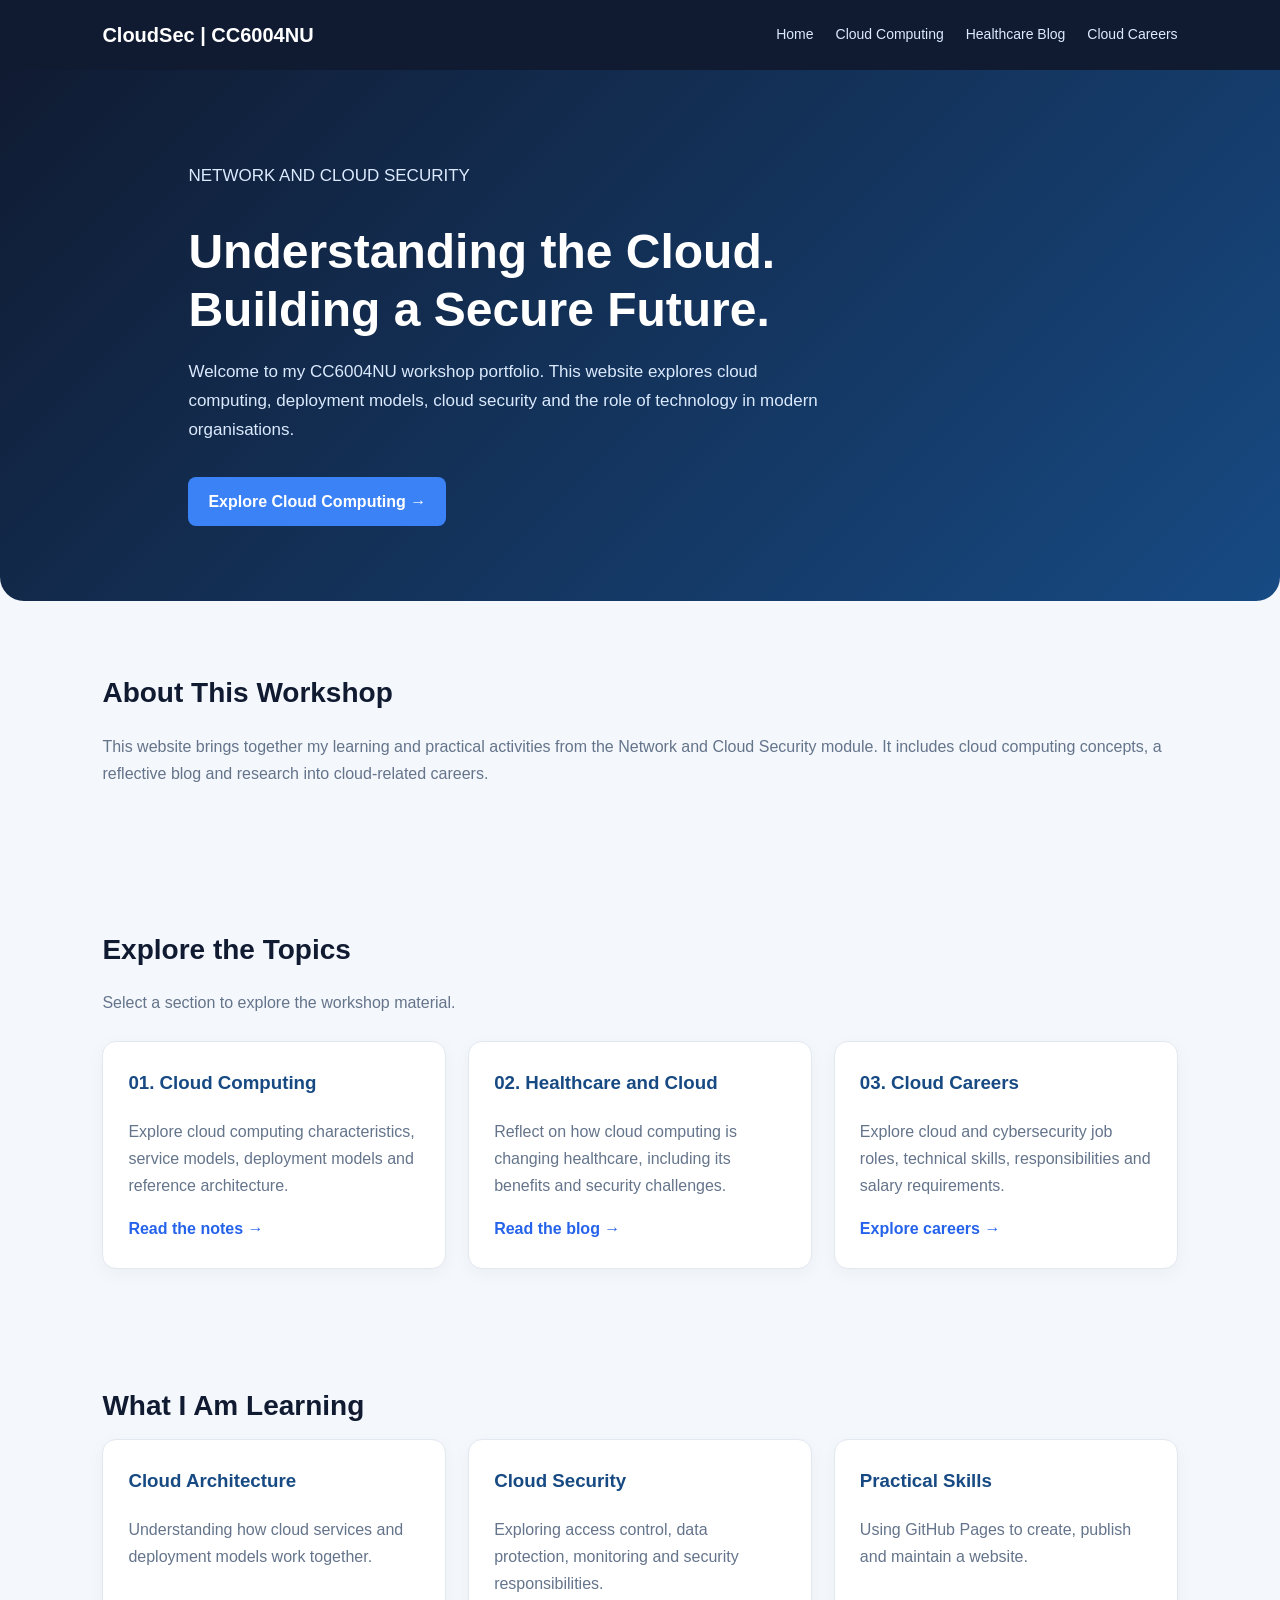
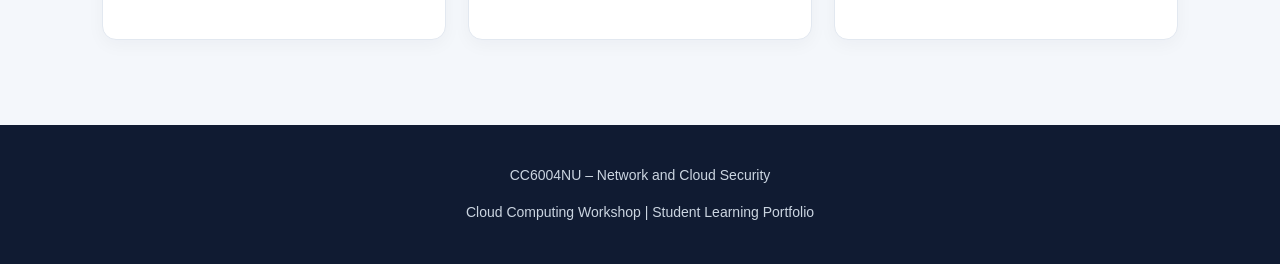
<file: index.html>
<!DOCTYPE html>
<html lang="en">
<head>
    <meta charset="UTF-8">
    <meta name="viewport" content="width=device-width, initial-scale=1.0">

    <title>Cloud Security Workshop | CC6004NU</title>

    <meta name="description"
          content="My CC6004NU Network and Cloud Security workshop portfolio.">

    <link rel="stylesheet" href="style.css">
</head>

<body>

    <nav class="navbar">
        <a href="index.html" class="logo">CloudSec | CC6004NU</a>

        <div class="nav-links">
            <a href="index.html">Home</a>
            <a href="cloud-computing.html">Cloud Computing</a>
            <a href="healthcare-blog.html">Healthcare Blog</a>
            <a href="cloud-careers.html">Cloud Careers</a>
        </div>
    </nav>

    <header class="hero">
        <div class="container">

            <p>NETWORK AND CLOUD SECURITY</p>

            <h1>Understanding the Cloud. Building a Secure Future.</h1>

            <p>
                Welcome to my CC6004NU workshop portfolio.
                This website explores cloud computing, deployment
                models, cloud security and the role of technology
                in modern organisations.
            </p>

            <a href="cloud-computing.html" class="button">
                Explore Cloud Computing →
            </a>

        </div>
    </header>

    <main class="container">

        <section class="section">
            <h2>About This Workshop</h2>

            <p class="section-intro">
                This website brings together my learning and practical
                activities from the Network and Cloud Security module.
                It includes cloud computing concepts, a reflective blog
                and research into cloud-related careers.
            </p>
        </section>

        <section class="section">
            <h2>Explore the Topics</h2>

            <p class="section-intro">
                Select a section to explore the workshop material.
            </p>

            <div class="card-grid">

                <article class="card">
                    <h3>01. Cloud Computing</h3>

                    <p>
                        Explore cloud computing characteristics,
                        service models, deployment models and
                        reference architecture.
                    </p>

                    <a href="cloud-computing.html">
                        Read the notes →
                    </a>
                </article>

                <article class="card">
                    <h3>02. Healthcare and Cloud</h3>

                    <p>
                        Reflect on how cloud computing is changing
                        healthcare, including its benefits and
                        security challenges.
                    </p>

                    <a href="healthcare-blog.html">
                        Read the blog →
                    </a>
                </article>

                <article class="card">
                    <h3>03. Cloud Careers</h3>

                    <p>
                        Explore cloud and cybersecurity job roles,
                        technical skills, responsibilities and
                        salary requirements.
                    </p>

                    <a href="cloud-careers.html">
                        Explore careers →
                    </a>
                </article>

            </div>
        </section>

        <section class="section">
            <h2>What I Am Learning</h2>

            <div class="card-grid">

                <article class="card">
                    <h3>Cloud Architecture</h3>
                    <p>
                        Understanding how cloud services and
                        deployment models work together.
                    </p>
                </article>

                <article class="card">
                    <h3>Cloud Security</h3>
                    <p>
                        Exploring access control, data protection,
                        monitoring and security responsibilities.
                    </p>
                </article>

                <article class="card">
                    <h3>Practical Skills</h3>
                    <p>
                        Using GitHub Pages to create, publish
                        and maintain a website.
                    </p>
                </article>

            </div>
        </section>

    </main>

    <footer class="footer">
        <p>CC6004NU – Network and Cloud Security</p>
        <p>Cloud Computing Workshop | Student Learning Portfolio</p>
    </footer>

</body>
</html>
</file>
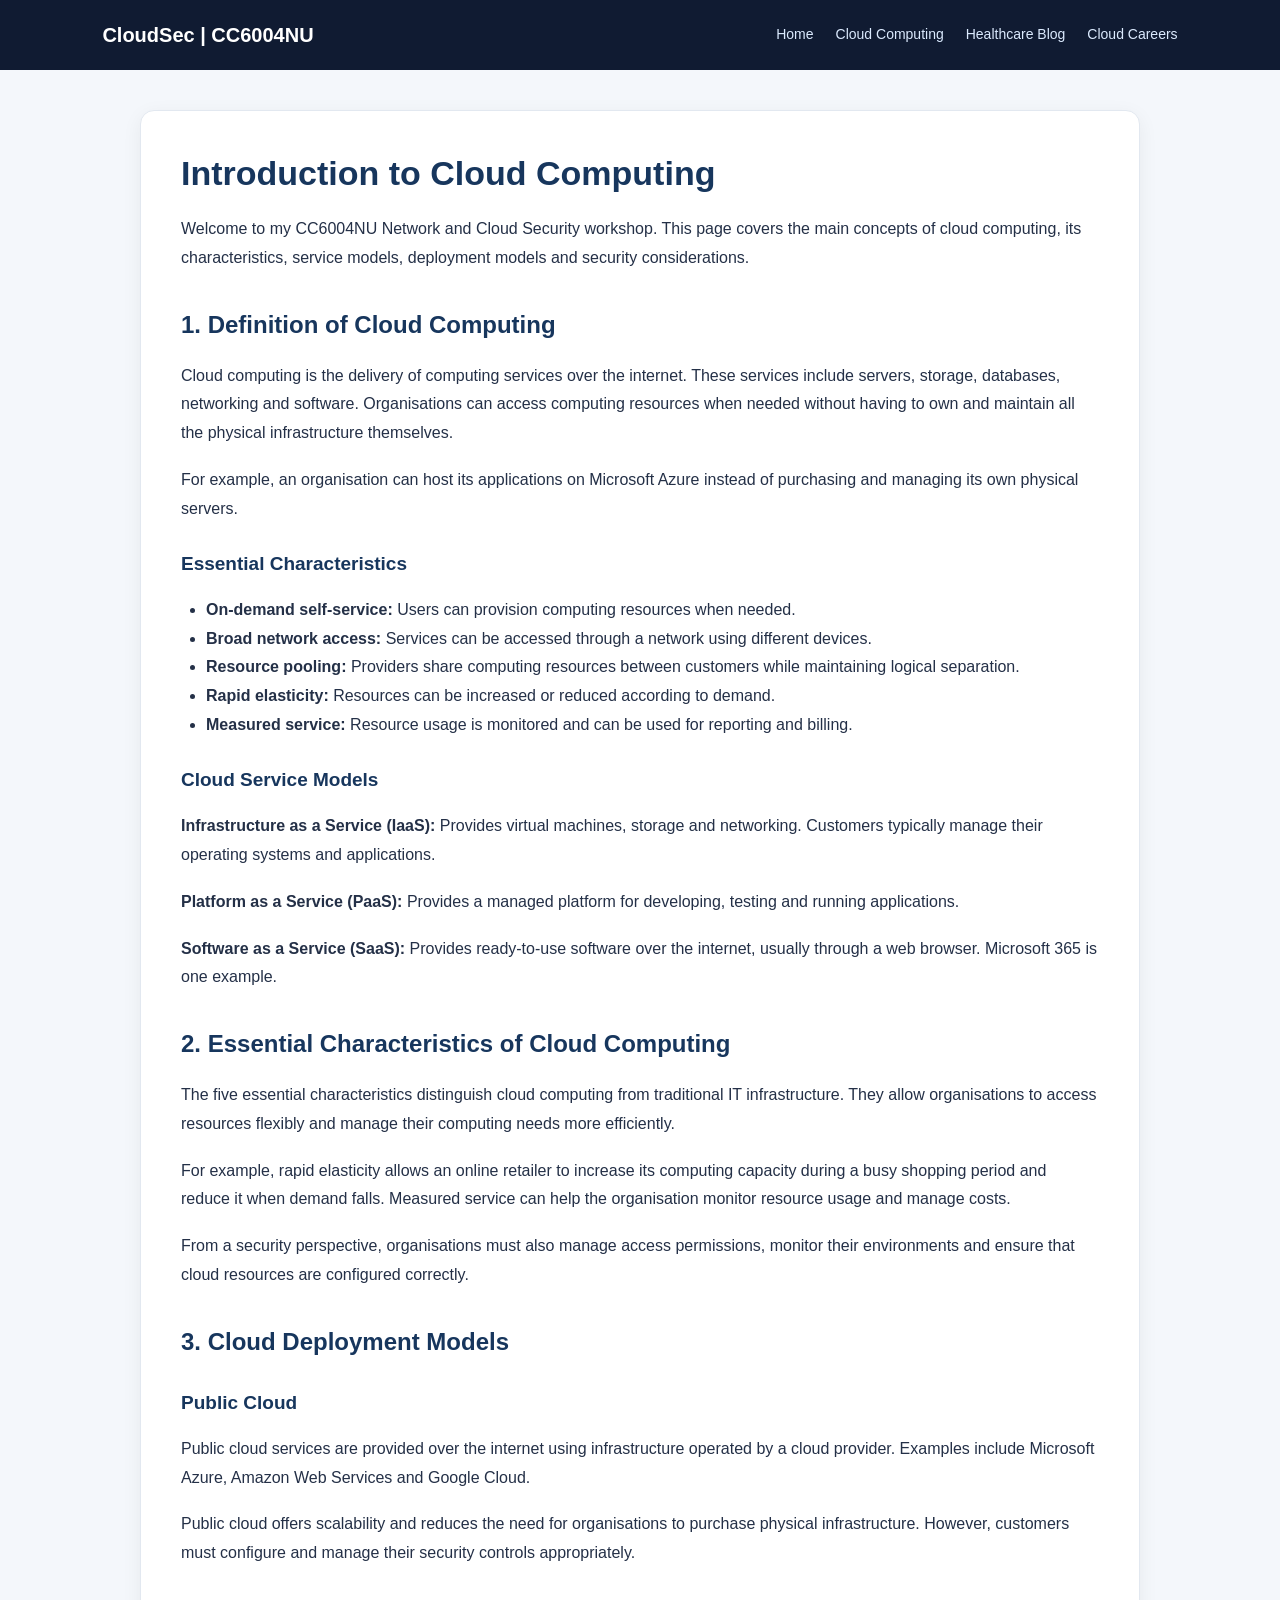
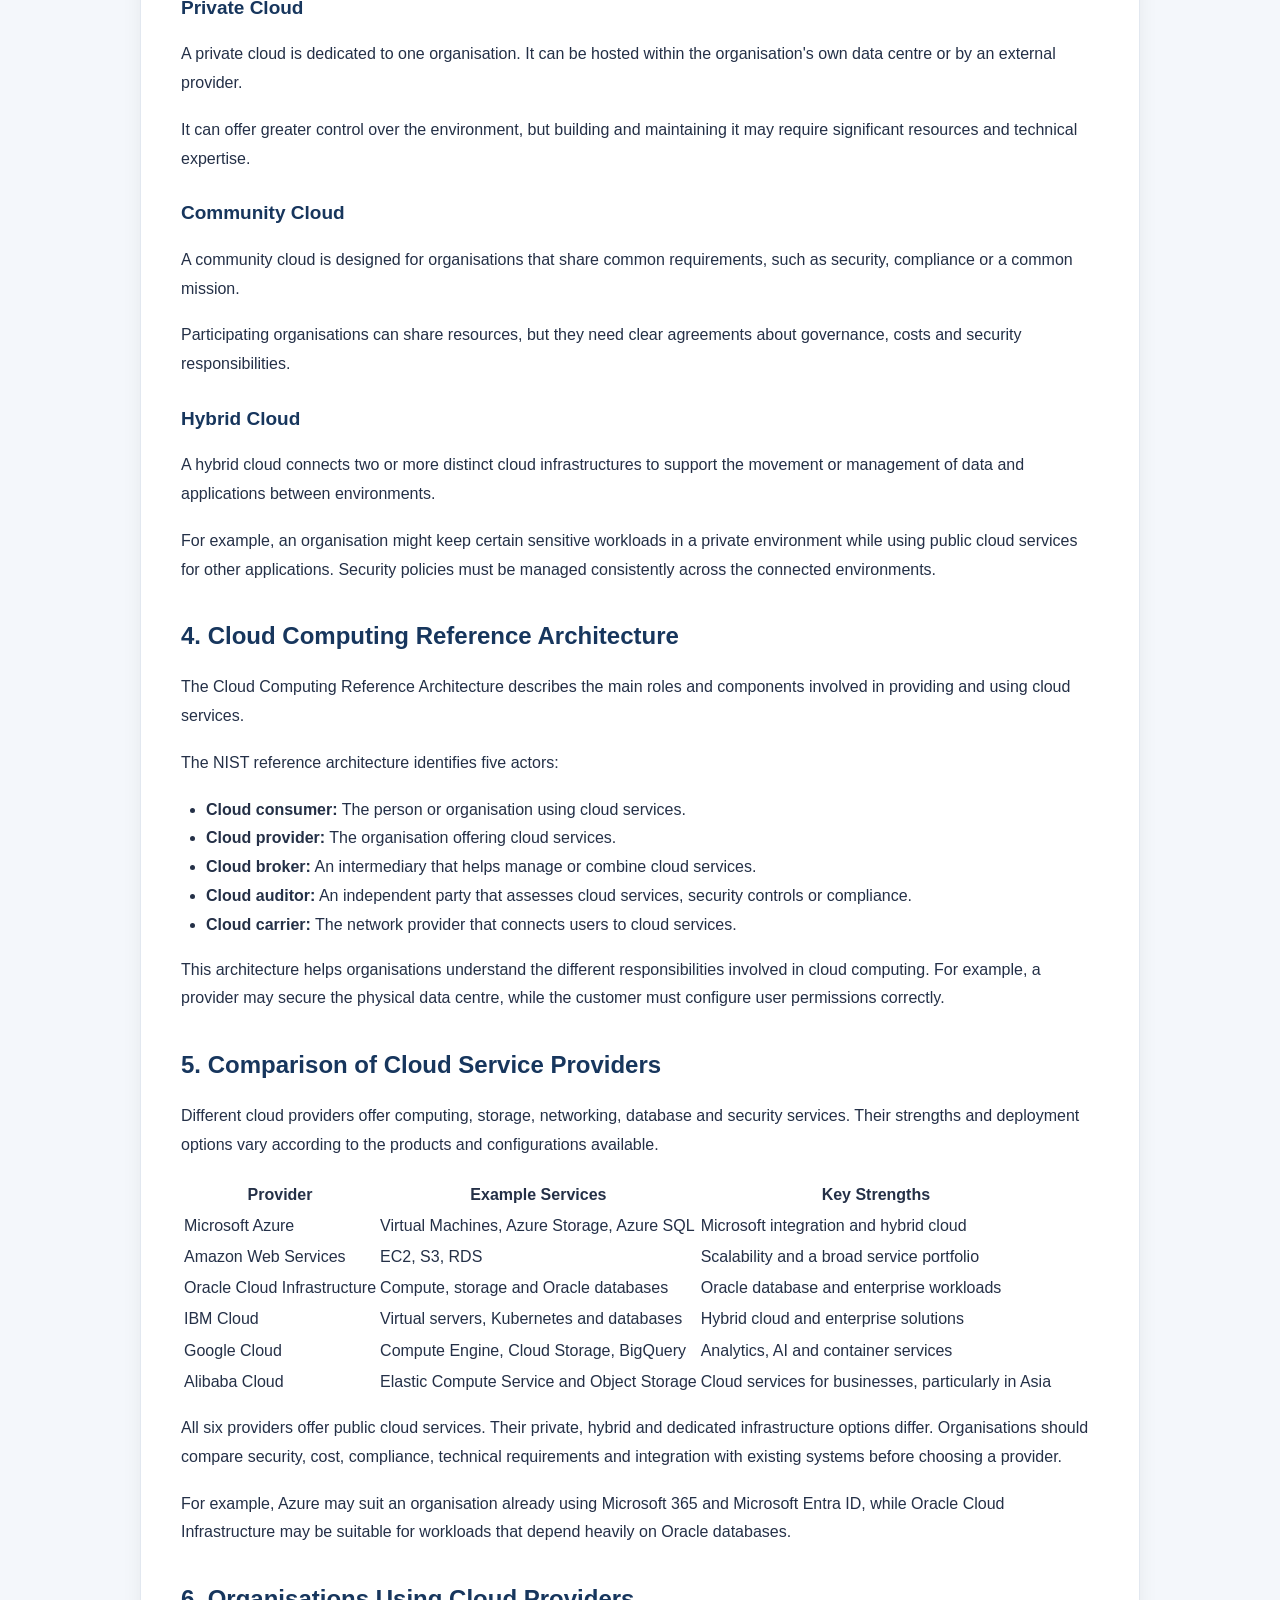
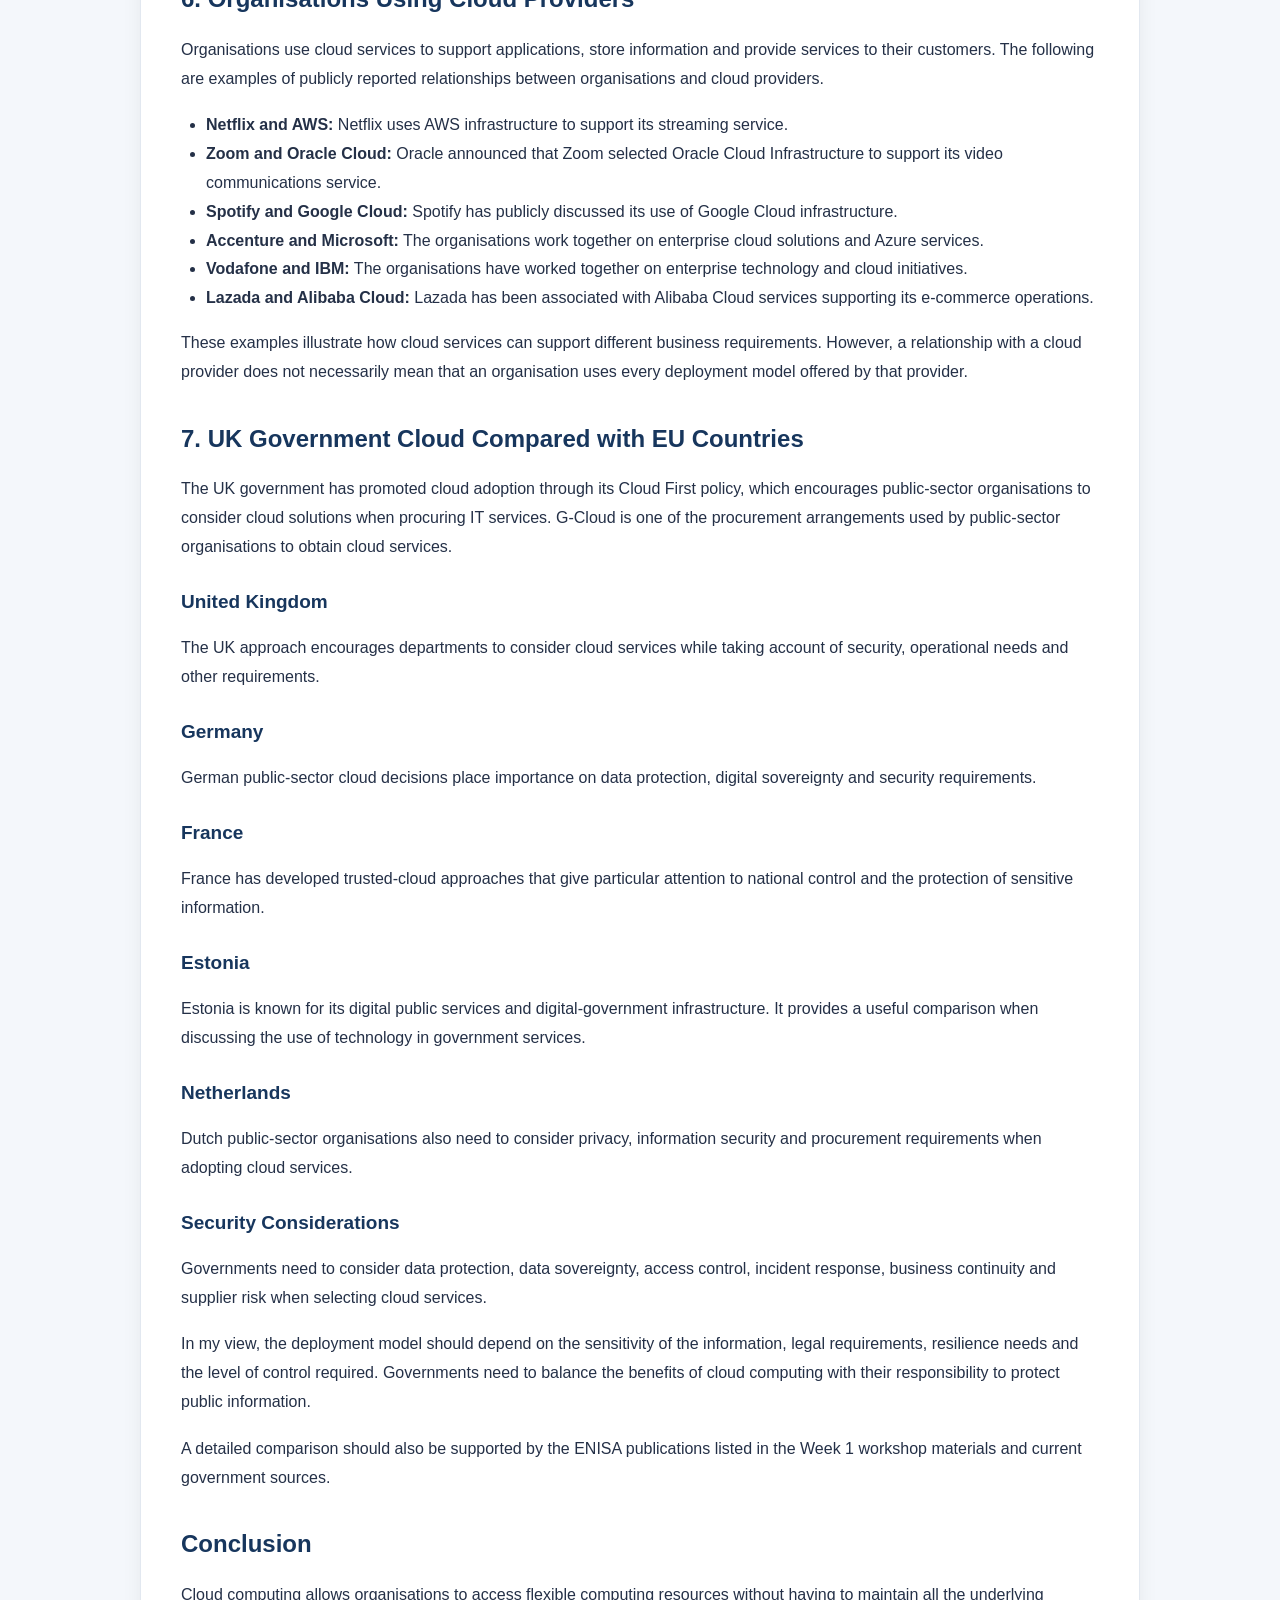
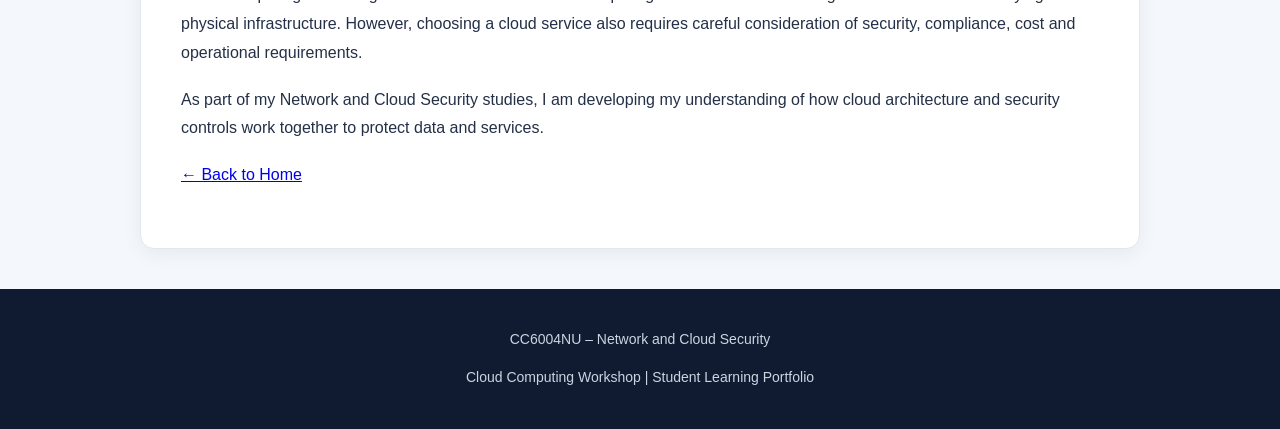
<file: cloud-computing.html>
<!DOCTYPE html>
<html lang="en">
<head>
    <meta charset="UTF-8">
    <meta name="viewport" content="width=device-width, initial-scale=1.0">

    <title>Cloud Computing | CC6004NU</title>

    <meta name="description"
          content="CC6004NU Network and Cloud Security: Introduction to Cloud Computing.">

    <link rel="stylesheet" href="style.css">
</head>

<body>

    <!-- Navigation -->
    <nav class="navbar">
        <a href="index.html" class="logo">CloudSec | CC6004NU</a>

        <div class="nav-links">
            <a href="index.html">Home</a>
            <a href="cloud-computing.html">Cloud Computing</a>
            <a href="healthcare-blog.html">Healthcare Blog</a>
            <a href="cloud-careers.html">Cloud Careers</a>
        </div>
    </nav>

    <!-- Main Content -->
    <main class="container article">

        <h1>Introduction to Cloud Computing</h1>

        <p>
            Welcome to my CC6004NU Network and Cloud Security workshop.
            This page covers the main concepts of cloud computing,
            its characteristics, service models, deployment models
            and security considerations.
        </p>

        <!-- Question 1 -->
        <section>
            <h2>1. Definition of Cloud Computing</h2>

            <p>
                Cloud computing is the delivery of computing services
                over the internet. These services include servers,
                storage, databases, networking and software.
                Organisations can access computing resources when
                needed without having to own and maintain all the
                physical infrastructure themselves.
            </p>

            <p>
                For example, an organisation can host its applications
                on Microsoft Azure instead of purchasing and managing
                its own physical servers.
            </p>

            <h3>Essential Characteristics</h3>

            <ul>
                <li>
                    <strong>On-demand self-service:</strong>
                    Users can provision computing resources when needed.
                </li>

                <li>
                    <strong>Broad network access:</strong>
                    Services can be accessed through a network using
                    different devices.
                </li>

                <li>
                    <strong>Resource pooling:</strong>
                    Providers share computing resources between
                    customers while maintaining logical separation.
                </li>

                <li>
                    <strong>Rapid elasticity:</strong>
                    Resources can be increased or reduced according
                    to demand.
                </li>

                <li>
                    <strong>Measured service:</strong>
                    Resource usage is monitored and can be used
                    for reporting and billing.
                </li>
            </ul>

            <h3>Cloud Service Models</h3>

            <p>
                <strong>Infrastructure as a Service (IaaS):</strong>
                Provides virtual machines, storage and networking.
                Customers typically manage their operating systems
                and applications.
            </p>

            <p>
                <strong>Platform as a Service (PaaS):</strong>
                Provides a managed platform for developing,
                testing and running applications.
            </p>

            <p>
                <strong>Software as a Service (SaaS):</strong>
                Provides ready-to-use software over the internet,
                usually through a web browser. Microsoft 365 is
                one example.
            </p>
        </section>

        <!-- Question 2 -->
        <section>
            <h2>2. Essential Characteristics of Cloud Computing</h2>

            <p>
                The five essential characteristics distinguish cloud
                computing from traditional IT infrastructure.
                They allow organisations to access resources flexibly
                and manage their computing needs more efficiently.
            </p>

            <p>
                For example, rapid elasticity allows an online retailer
                to increase its computing capacity during a busy
                shopping period and reduce it when demand falls.
                Measured service can help the organisation monitor
                resource usage and manage costs.
            </p>

            <p>
                From a security perspective, organisations must also
                manage access permissions, monitor their environments
                and ensure that cloud resources are configured correctly.
            </p>
        </section>

        <!-- Question 3 -->
        <section>
            <h2>3. Cloud Deployment Models</h2>

            <h3>Public Cloud</h3>

            <p>
                Public cloud services are provided over the internet
                using infrastructure operated by a cloud provider.
                Examples include Microsoft Azure, Amazon Web Services
                and Google Cloud.
            </p>

            <p>
                Public cloud offers scalability and reduces the need
                for organisations to purchase physical infrastructure.
                However, customers must configure and manage their
                security controls appropriately.
            </p>

            <h3>Private Cloud</h3>

            <p>
                A private cloud is dedicated to one organisation.
                It can be hosted within the organisation's own data
                centre or by an external provider.
            </p>

            <p>
                It can offer greater control over the environment,
                but building and maintaining it may require
                significant resources and technical expertise.
            </p>

            <h3>Community Cloud</h3>

            <p>
                A community cloud is designed for organisations
                that share common requirements, such as security,
                compliance or a common mission.
            </p>

            <p>
                Participating organisations can share resources,
                but they need clear agreements about governance,
                costs and security responsibilities.
            </p>

            <h3>Hybrid Cloud</h3>

            <p>
                A hybrid cloud connects two or more distinct cloud
                infrastructures to support the movement or management
                of data and applications between environments.
            </p>

            <p>
                For example, an organisation might keep certain
                sensitive workloads in a private environment while
                using public cloud services for other applications.
                Security policies must be managed consistently
                across the connected environments.
            </p>
        </section>

        <!-- Question 4 -->
        <section>
            <h2>4. Cloud Computing Reference Architecture</h2>

            <p>
                The Cloud Computing Reference Architecture describes
                the main roles and components involved in providing
                and using cloud services.
            </p>

            <p>The NIST reference architecture identifies five actors:</p>

            <ul>
                <li>
                    <strong>Cloud consumer:</strong>
                    The person or organisation using cloud services.
                </li>

                <li>
                    <strong>Cloud provider:</strong>
                    The organisation offering cloud services.
                </li>

                <li>
                    <strong>Cloud broker:</strong>
                    An intermediary that helps manage or combine
                    cloud services.
                </li>

                <li>
                    <strong>Cloud auditor:</strong>
                    An independent party that assesses cloud services,
                    security controls or compliance.
                </li>

                <li>
                    <strong>Cloud carrier:</strong>
                    The network provider that connects users
                    to cloud services.
                </li>
            </ul>

            <p>
                This architecture helps organisations understand
                the different responsibilities involved in cloud
                computing. For example, a provider may secure
                the physical data centre, while the customer must
                configure user permissions correctly.
            </p>
        </section>

        <!-- Question 5 -->
        <section>
            <h2>5. Comparison of Cloud Service Providers</h2>

            <p>
                Different cloud providers offer computing,
                storage, networking, database and security services.
                Their strengths and deployment options vary according
                to the products and configurations available.
            </p>

            <div class="table-wrapper">
                <table>
                    <thead>
                        <tr>
                            <th>Provider</th>
                            <th>Example Services</th>
                            <th>Key Strengths</th>
                        </tr>
                    </thead>

                    <tbody>
                        <tr>
                            <td>Microsoft Azure</td>
                            <td>Virtual Machines, Azure Storage, Azure SQL</td>
                            <td>Microsoft integration and hybrid cloud</td>
                        </tr>

                        <tr>
                            <td>Amazon Web Services</td>
                            <td>EC2, S3, RDS</td>
                            <td>Scalability and a broad service portfolio</td>
                        </tr>

                        <tr>
                            <td>Oracle Cloud Infrastructure</td>
                            <td>Compute, storage and Oracle databases</td>
                            <td>Oracle database and enterprise workloads</td>
                        </tr>

                        <tr>
                            <td>IBM Cloud</td>
                            <td>Virtual servers, Kubernetes and databases</td>
                            <td>Hybrid cloud and enterprise solutions</td>
                        </tr>

                        <tr>
                            <td>Google Cloud</td>
                            <td>Compute Engine, Cloud Storage, BigQuery</td>
                            <td>Analytics, AI and container services</td>
                        </tr>

                        <tr>
                            <td>Alibaba Cloud</td>
                            <td>Elastic Compute Service and Object Storage</td>
                            <td>Cloud services for businesses, particularly in Asia</td>
                        </tr>
                    </tbody>
                </table>
            </div>

            <p>
                All six providers offer public cloud services.
                Their private, hybrid and dedicated infrastructure
                options differ. Organisations should compare security,
                cost, compliance, technical requirements and integration
                with existing systems before choosing a provider.
            </p>

            <p>
                For example, Azure may suit an organisation already
                using Microsoft 365 and Microsoft Entra ID, while
                Oracle Cloud Infrastructure may be suitable for
                workloads that depend heavily on Oracle databases.
            </p>
        </section>

        <!-- Question 6 -->
        <section>
            <h2>6. Organisations Using Cloud Providers</h2>

            <p>
                Organisations use cloud services to support applications,
                store information and provide services to their customers.
                The following are examples of publicly reported
                relationships between organisations and cloud providers.
            </p>

            <ul>
                <li>
                    <strong>Netflix and AWS:</strong>
                    Netflix uses AWS infrastructure to support
                    its streaming service.
                </li>

                <li>
                    <strong>Zoom and Oracle Cloud:</strong>
                    Oracle announced that Zoom selected Oracle Cloud
                    Infrastructure to support its video communications
                    service.
                </li>

                <li>
                    <strong>Spotify and Google Cloud:</strong>
                    Spotify has publicly discussed its use of
                    Google Cloud infrastructure.
                </li>

                <li>
                    <strong>Accenture and Microsoft:</strong>
                    The organisations work together on enterprise
                    cloud solutions and Azure services.
                </li>

                <li>
                    <strong>Vodafone and IBM:</strong>
                    The organisations have worked together on
                    enterprise technology and cloud initiatives.
                </li>

                <li>
                    <strong>Lazada and Alibaba Cloud:</strong>
                    Lazada has been associated with Alibaba Cloud
                    services supporting its e-commerce operations.
                </li>
            </ul>

            <p>
                These examples illustrate how cloud services can
                support different business requirements. However,
                a relationship with a cloud provider does not
                necessarily mean that an organisation uses every
                deployment model offered by that provider.
            </p>
        </section>

        <!-- Question 7 -->
        <section>
            <h2>7. UK Government Cloud Compared with EU Countries</h2>

            <p>
                The UK government has promoted cloud adoption through
                its Cloud First policy, which encourages public-sector
                organisations to consider cloud solutions when
                procuring IT services. G-Cloud is one of the
                procurement arrangements used by public-sector
                organisations to obtain cloud services.
            </p>

            <h3>United Kingdom</h3>

            <p>
                The UK approach encourages departments to consider
                cloud services while taking account of security,
                operational needs and other requirements.
            </p>

            <h3>Germany</h3>

            <p>
                German public-sector cloud decisions place importance
                on data protection, digital sovereignty and security
                requirements.
            </p>

            <h3>France</h3>

            <p>
                France has developed trusted-cloud approaches that
                give particular attention to national control and
                the protection of sensitive information.
            </p>

            <h3>Estonia</h3>

            <p>
                Estonia is known for its digital public services
                and digital-government infrastructure. It provides
                a useful comparison when discussing the use of
                technology in government services.
            </p>

            <h3>Netherlands</h3>

            <p>
                Dutch public-sector organisations also need to
                consider privacy, information security and
                procurement requirements when adopting cloud services.
            </p>

            <h3>Security Considerations</h3>

            <p>
                Governments need to consider data protection,
                data sovereignty, access control, incident response,
                business continuity and supplier risk when selecting
                cloud services.
            </p>

            <p>
                In my view, the deployment model should depend on
                the sensitivity of the information, legal requirements,
                resilience needs and the level of control required.
                Governments need to balance the benefits of cloud
                computing with their responsibility to protect
                public information.
            </p>

            <p>
                A detailed comparison should also be supported
                by the ENISA publications listed in the Week 1
                workshop materials and current government sources.
            </p>
        </section>

        <!-- Conclusion -->
        <section>
            <h2>Conclusion</h2>

            <p>
                Cloud computing allows organisations to access
                flexible computing resources without having to
                maintain all the underlying physical infrastructure.
                However, choosing a cloud service also requires
                careful consideration of security, compliance,
                cost and operational requirements.
            </p>

            <p>
                As part of my Network and Cloud Security studies,
                I am developing my understanding of how cloud
                architecture and security controls work together
                to protect data and services.
            </p>
        </section>

        <p>
            <a href="index.html">← Back to Home</a>
        </p>

    </main>

    <!-- Footer -->
    <footer class="footer">
        <p>CC6004NU – Network and Cloud Security</p>
        <p>Cloud Computing Workshop | Student Learning Portfolio</p>
    </footer>

</body>
</html>
</file>
<file: style.css>
/* General settings */
* {
    box-sizing: border-box;
}

html {
    scroll-behavior: smooth;
}

body {
    margin: 0;
    font-family: Arial, Helvetica, sans-serif;
    background: #f4f7fb;
    color: #243047;
    line-height: 1.7;
}

/* Navigation bar */
.navbar {
    background: #101b32;
    color: white;
    padding: 18px 8%;
    display: flex;
    justify-content: space-between;
    align-items: center;
    flex-wrap: wrap;
    gap: 15px;
}

.logo {
    font-size: 20px;
    font-weight: bold;
    color: white;
    text-decoration: none;
}

.nav-links {
    display: flex;
    flex-wrap: wrap;
    gap: 22px;
}

.nav-links a {
    color: #dbeafe;
    text-decoration: none;
    font-size: 14px;
}

.nav-links a:hover {
    color: #60a5fa;
}

/* Main content */
.container {
    width: 84%;
    max-width: 1100px;
    margin: 0 auto;
}

.hero {
    background: linear-gradient(135deg, #101b32, #174a83);
    color: white;
    padding: 75px 8%;
    border-radius: 0 0 24px 24px;
}

.hero h1 {
    font-size: clamp(32px, 5vw, 48px);
    line-height: 1.2;
    max-width: 750px;
    margin-bottom: 20px;
}

.hero p {
    color: #dbeafe;
    max-width: 650px;
    font-size: 17px;
}

/* Buttons */
.button {
    display: inline-block;
    background: #3b82f6;
    color: white;
    padding: 11px 20px;
    margin-top: 15px;
    border-radius: 8px;
    text-decoration: none;
    font-weight: bold;
}

.button:hover {
    background: #2563eb;
}

/* Sections */
.section {
    padding: 45px 0;
}

.section h2 {
    font-size: 28px;
    color: #101b32;
    margin-bottom: 10px;
}

.section-intro {
    color: #64748b;
    margin-bottom: 25px;
}

/* Content cards */
.card-grid {
    display: grid;
    grid-template-columns: repeat(3, minmax(0, 1fr));
    gap: 22px;
}

.card {
    background: white;
    padding: 25px;
    border: 1px solid #e2e8f0;
    border-radius: 14px;
    box-shadow: 0 5px 18px rgba(15, 23, 42, 0.04);
}

.card h3 {
    color: #174a83;
    margin-top: 0;
}

.card p {
    color: #64748b;
}

.card a {
    color: #2563eb;
    font-weight: bold;
    text-decoration: none;
}

.card a:hover {
    text-decoration: underline;
}

/* Article pages */
.article {
    background: white;
    margin: 35px auto;
    padding: 35px;
    border: 1px solid #e2e8f0;
    border-radius: 14px;
}

.article h1,
.article h2,
.article h3 {
    color: #17365d;
}

.article h2 {
    margin-top: 30px;
}

/* Footer */
.footer {
    background: #101b32;
    color: #cbd5e1;
    text-align: center;
    padding: 25px;
    margin-top: 40px;
    font-size: 14px;
}

/* Mobile layout */
@media (max-width: 800px) {
    .navbar {
        padding: 18px 6%;
    }

    .nav-links {
        gap: 14px;
    }

    .container {
        width: 90%;
    }

    .hero {
        padding: 50px 6%;
    }

    .card-grid {
        grid-template-columns: 1fr;
    }

    .article {
        padding: 22px;
    }
}/* Fix the Cloud Computing article layout */

.article {
    width: 84%;
    max-width: 1000px;
    margin: 40px auto;
    padding: 40px;
    background: #ffffff;
    border: 1px solid #e2e8f0;
    border-radius: 14px;
    box-shadow: 0 5px 20px rgba(15, 23, 42, 0.06);
    overflow-wrap: anywhere;
}

.article h1 {
    font-size: 34px;
    line-height: 1.3;
    margin-top: 0;
    margin-bottom: 20px;
}

.article h2 {
    font-size: 24px;
    margin-top: 32px;
    margin-bottom: 12px;
}

.article h3 {
    font-size: 19px;
    margin-top: 24px;
    margin-bottom: 10px;
}

.article p,
.article li {
    font-size: 16px;
    line-height: 1.8;
}

.article p {
    margin-bottom: 18px;
}

.article ul,
.article ol {
    padding-left: 25px;
}

.article img,
.article table {
    max-width: 100%;
}

@media (max-width: 700px) {
    .article {
        width: 92%;
        padding: 22px;
        margin: 24px auto;
    }

    .article h1 {
        font-size: 28px;
    }

    .article h2 {
        font-size: 21px;
    }
}
</file>
